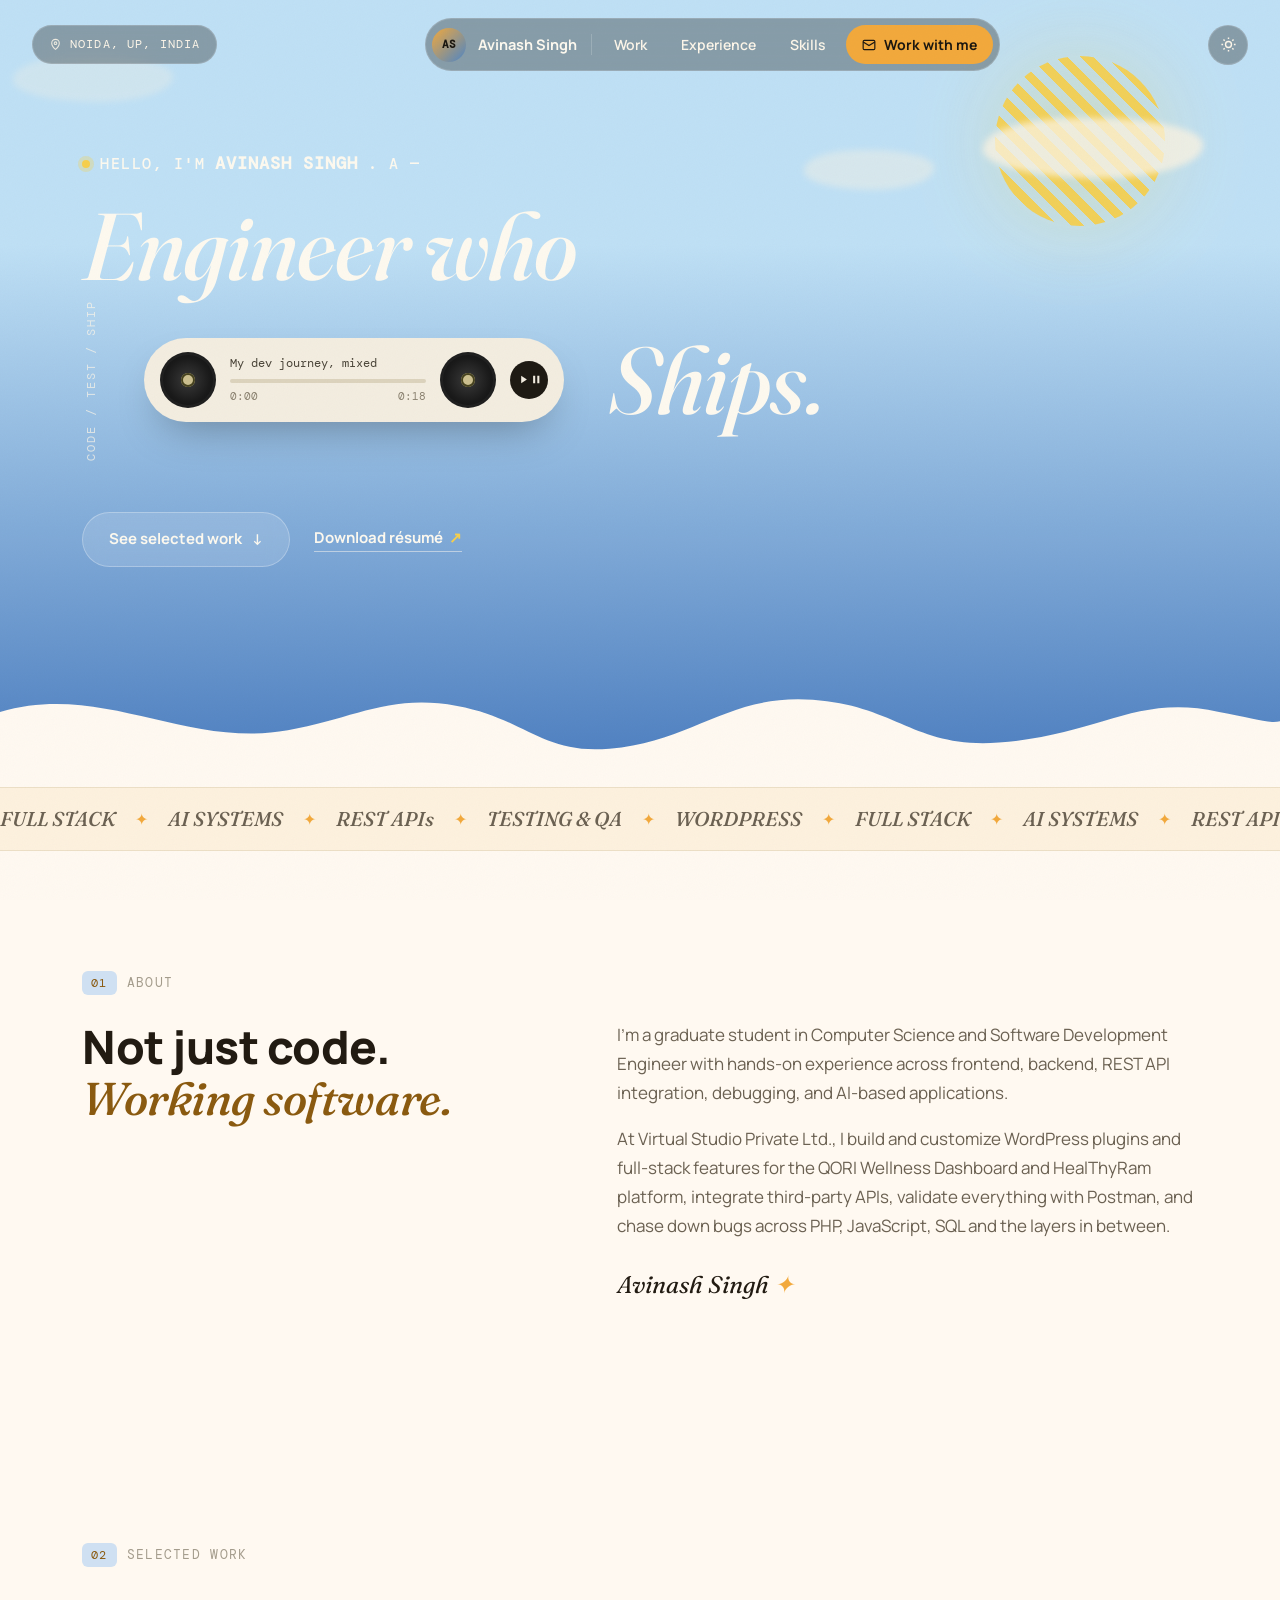
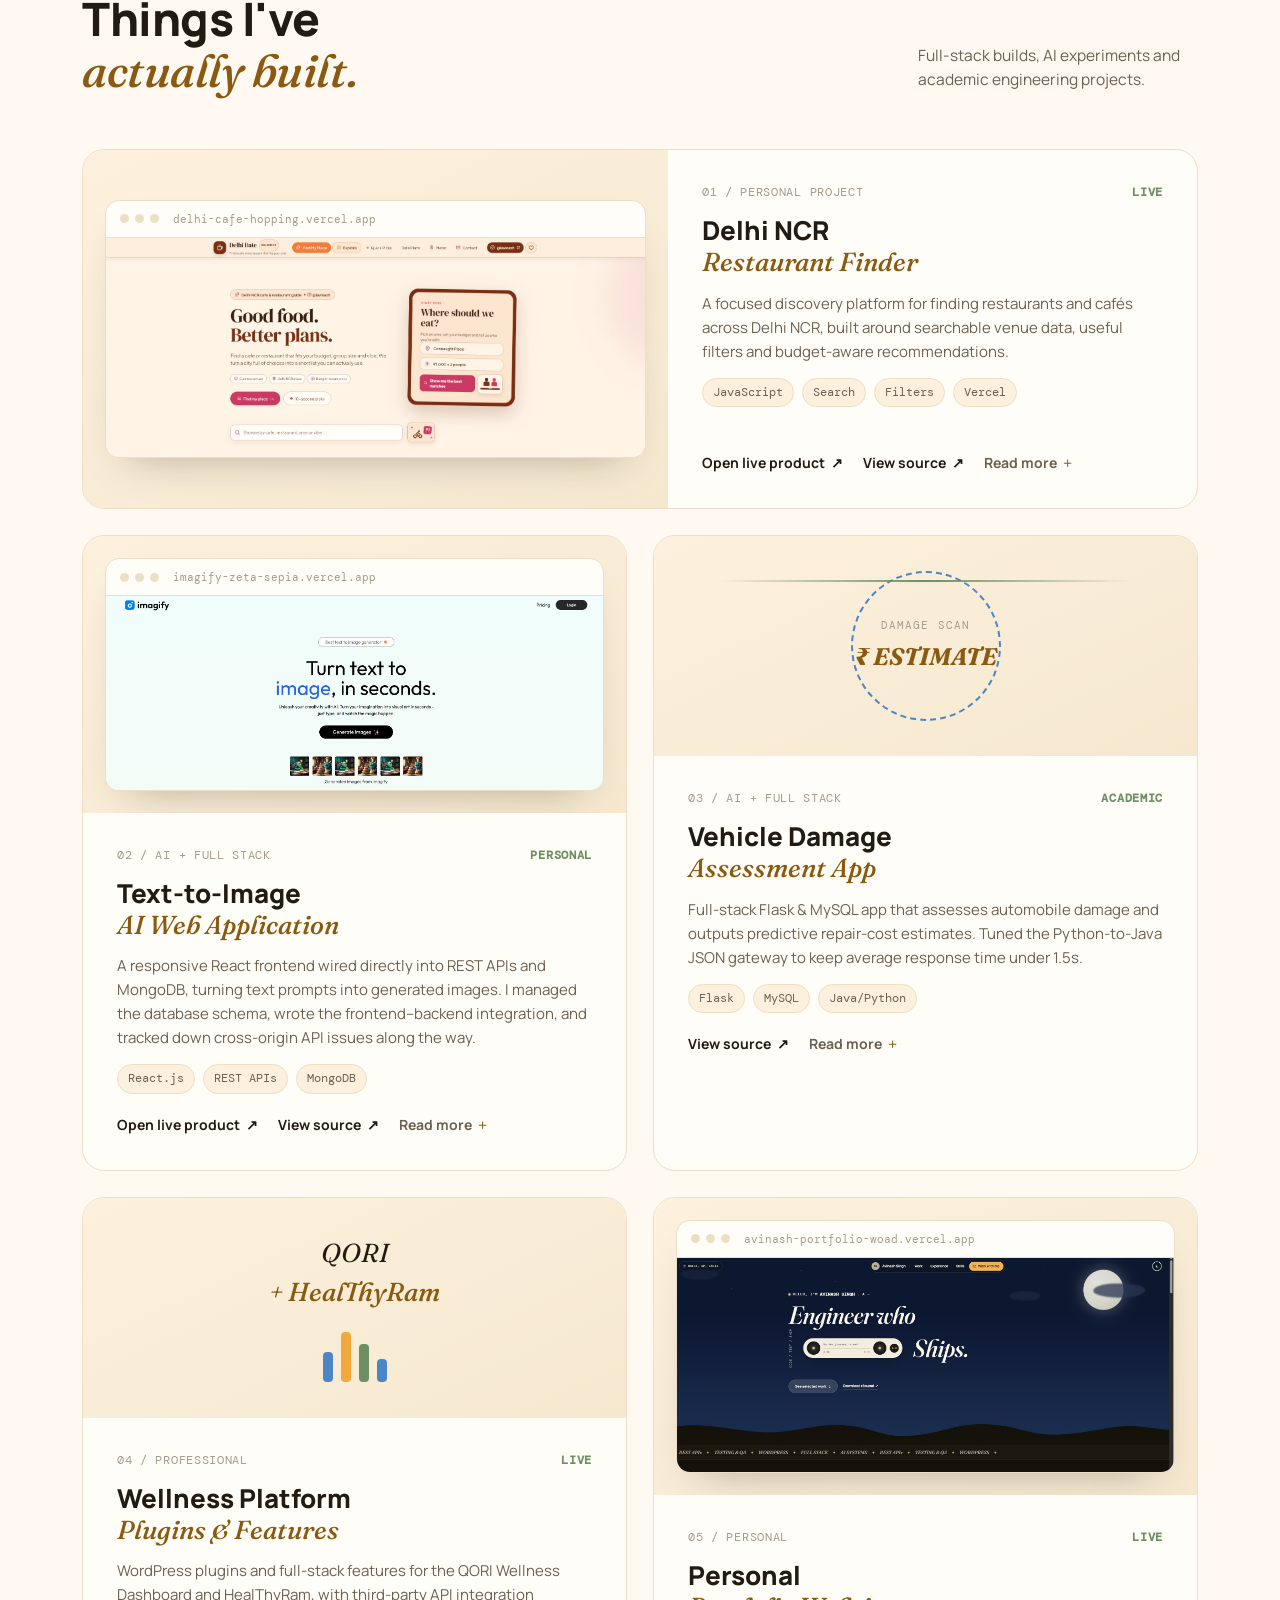
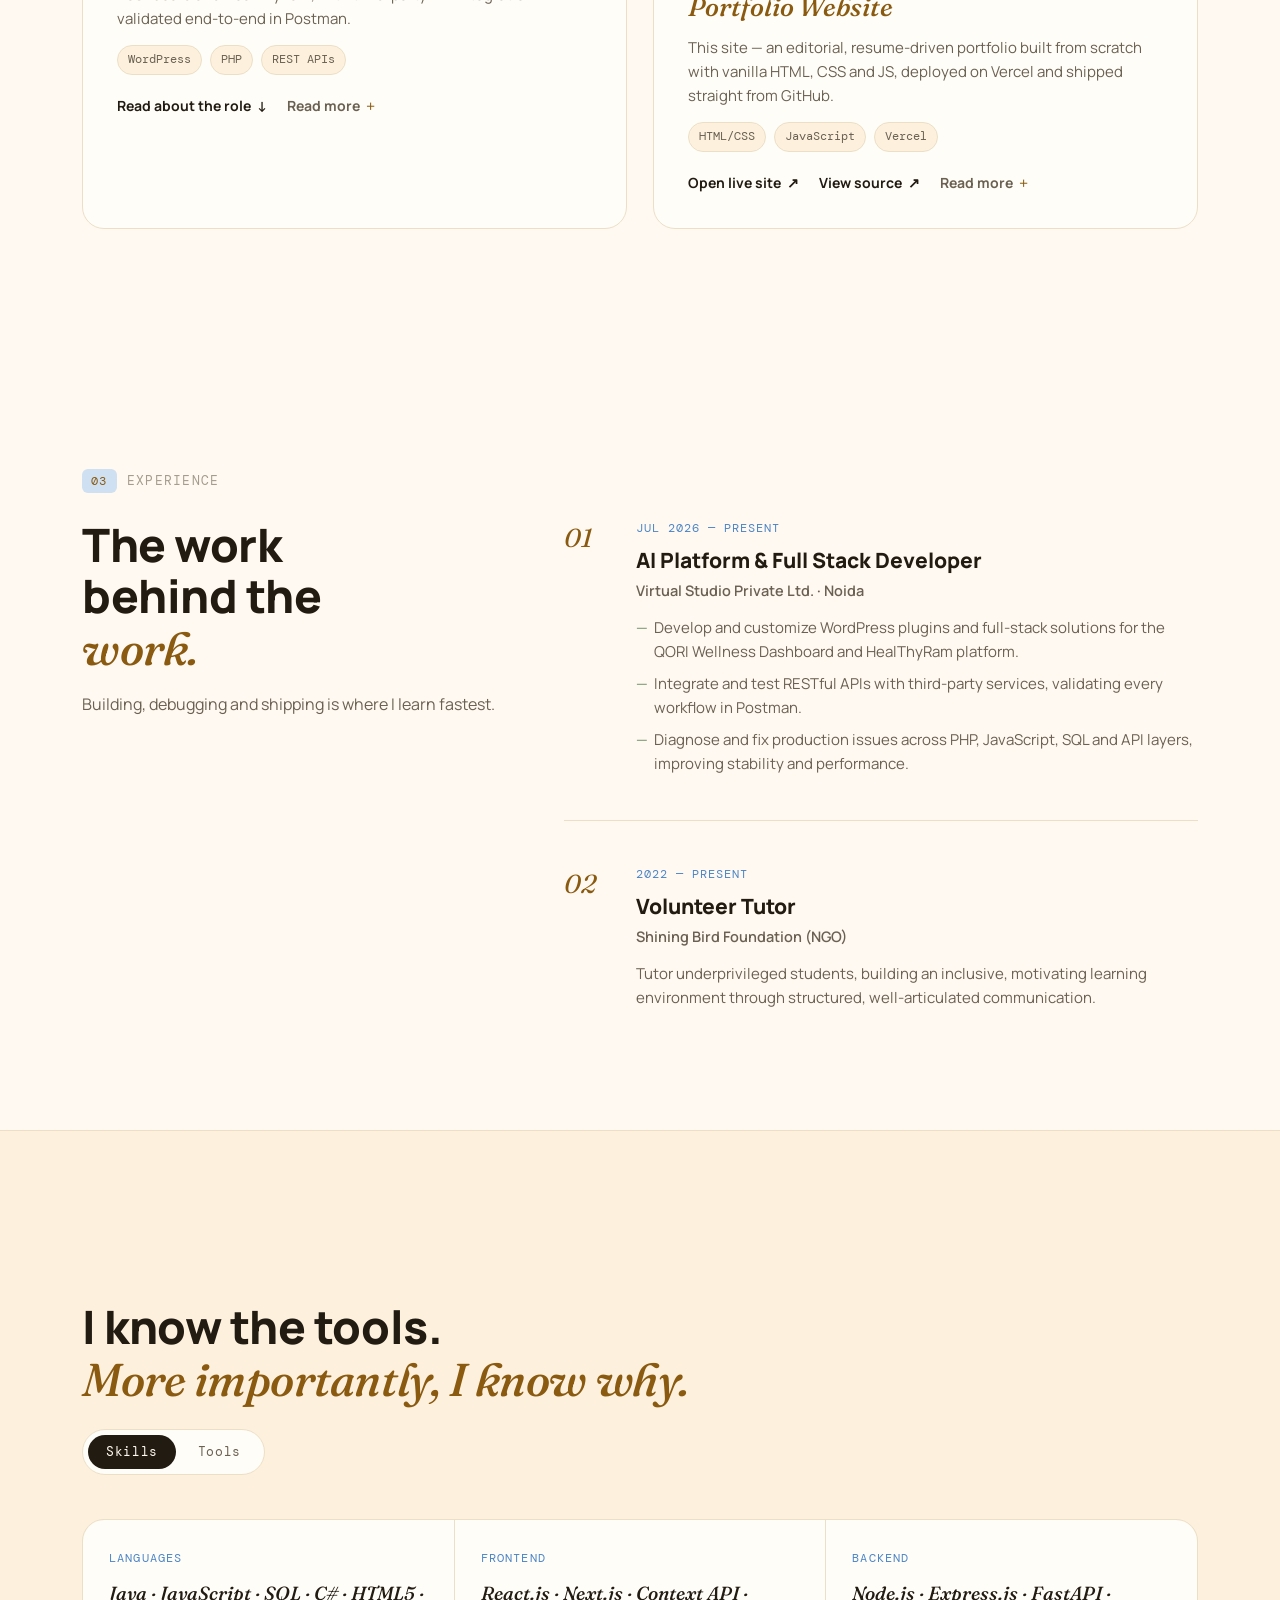
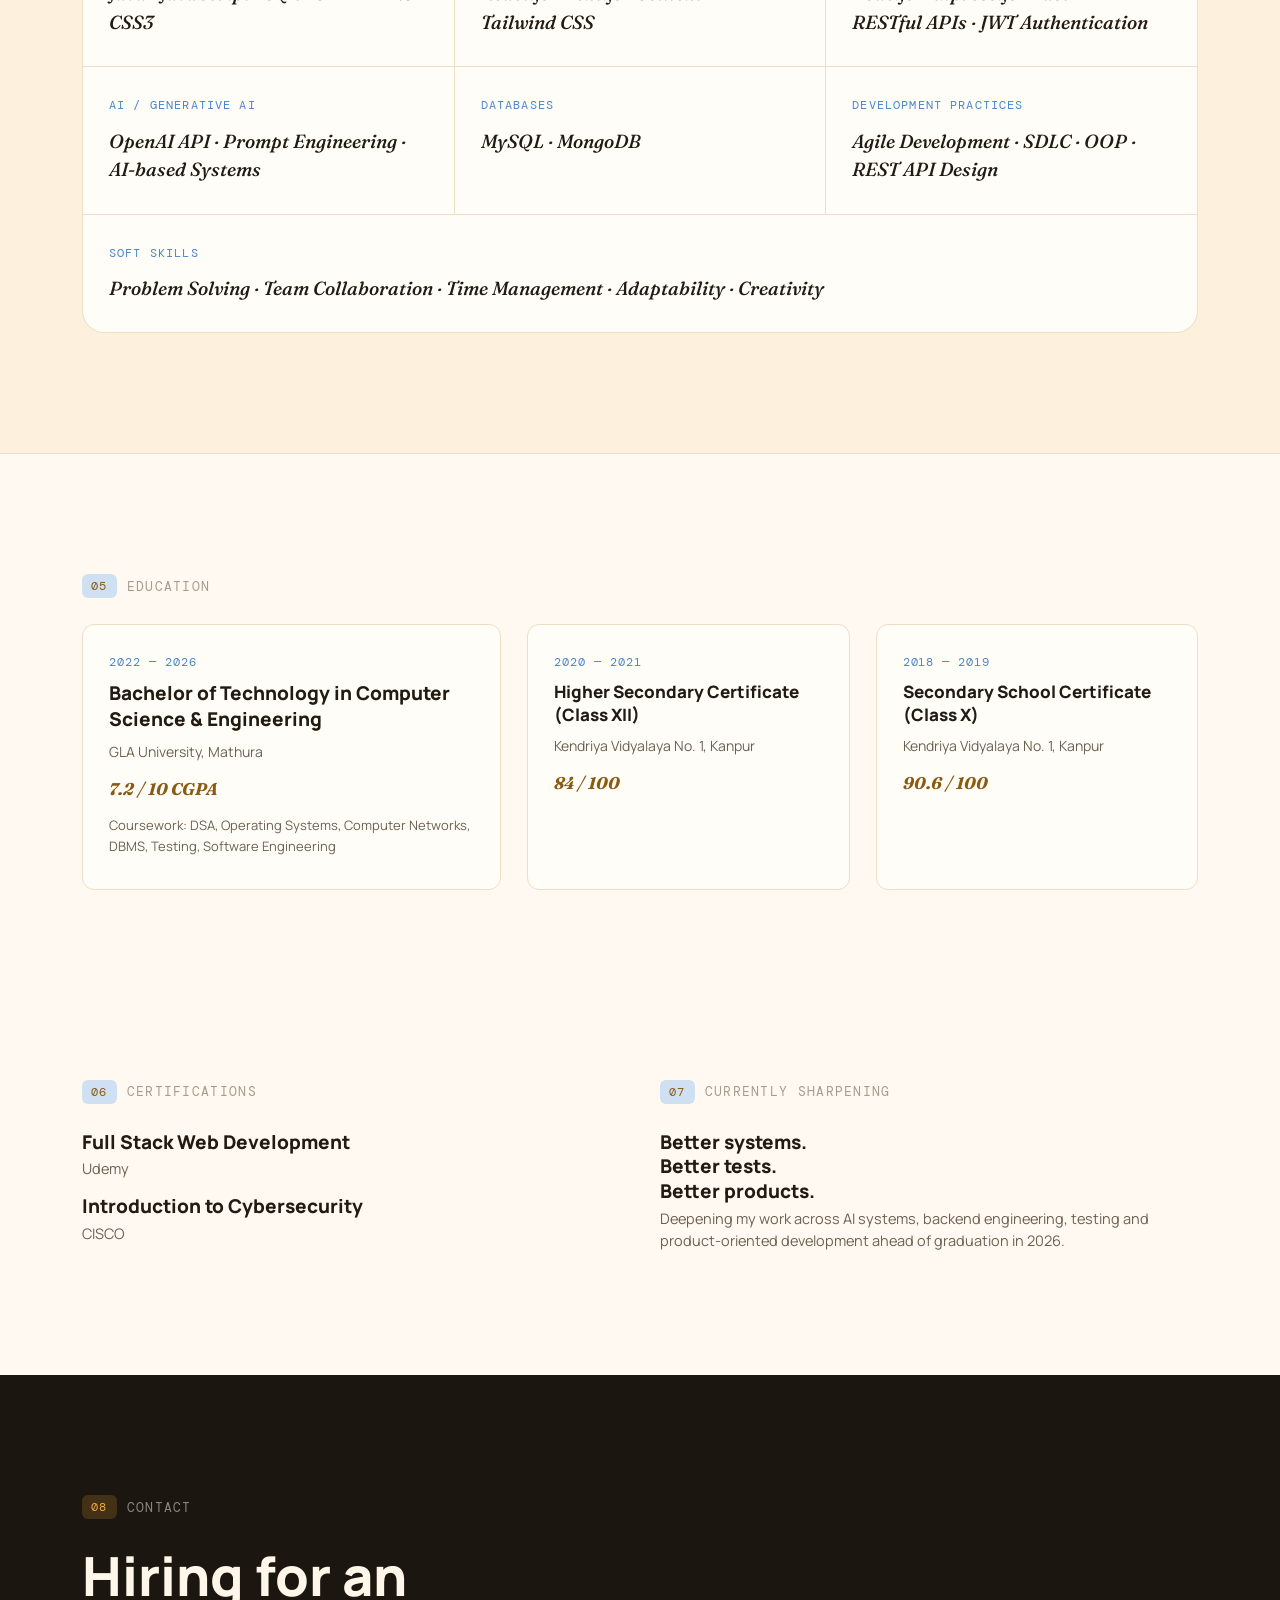
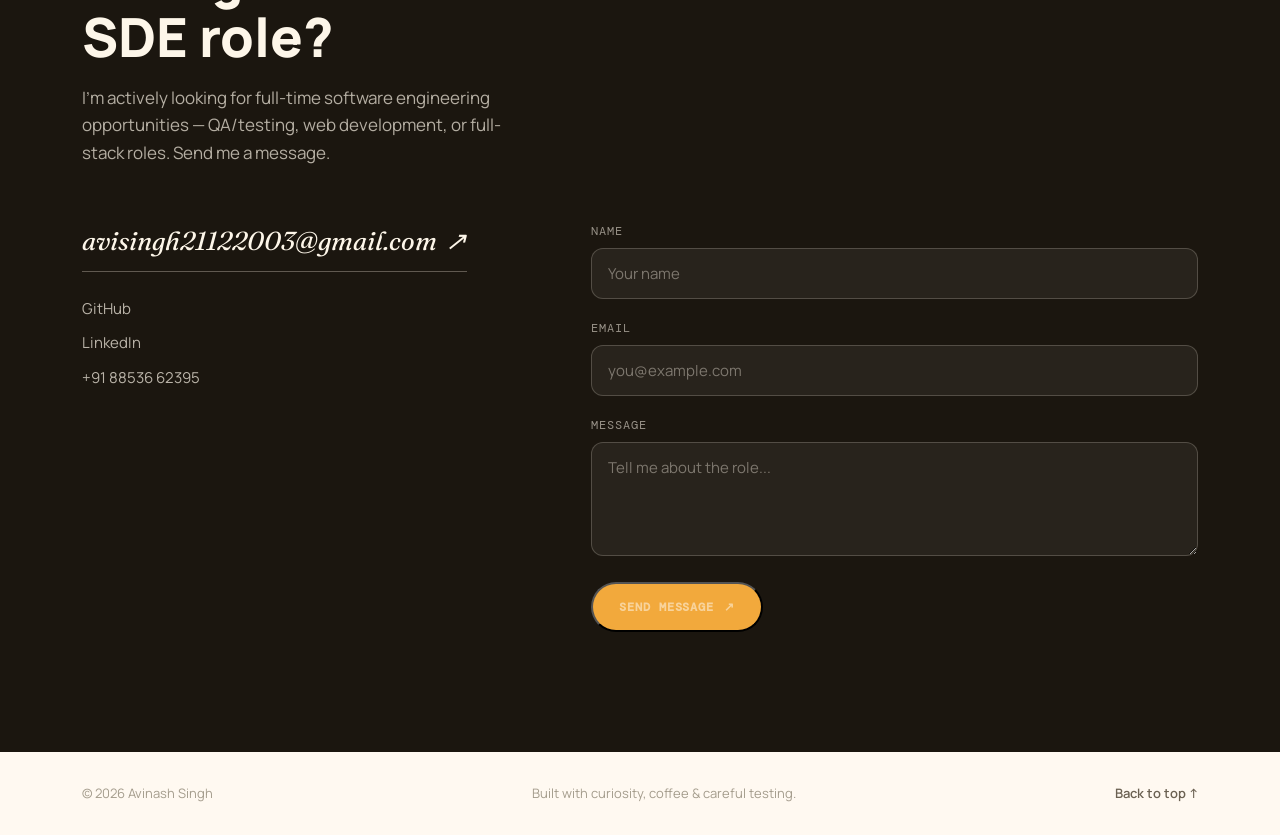
<file: index.html>
<!doctype html>
<html lang="en">
<head>
<meta charset="utf-8">
<meta name="viewport" content="width=device-width,initial-scale=1">
<meta name="theme-color" content="#3d6fa8">
<meta name="description" content="Avinash Singh is a Software Development Engineer building full-stack products, AI-powered applications and reliable, well-tested systems.">
<meta property="og:title" content="Avinash Singh | Software Development Engineer">
<meta property="og:description" content="Full-stack development, AI systems, REST APIs and quality-first engineering.">
<meta property="og:type" content="website">
<title>Avinash Singh | Software Development Engineer</title>
<link rel="preconnect" href="https://fonts.googleapis.com">
<link rel="preconnect" href="https://fonts.gstatic.com" crossorigin>
<link href="https://fonts.googleapis.com/css2?family=Fraunces:ital,opsz,wght@0,9..144,400..600;1,9..144,400..600&family=Manrope:wght@400;500;600;700;800&family=DM+Mono:wght@400;500&display=swap" rel="stylesheet">
<link rel="stylesheet" href="style.css">
<script>
  (function(){
    try{
      var saved = localStorage.getItem('theme');
      var theme = saved || (window.matchMedia('(prefers-color-scheme: dark)').matches ? 'dark' : 'light');
      document.documentElement.setAttribute('data-theme', theme);
    }catch(e){}
  })();
</script>
</head>
<body>

<div class="grain" aria-hidden="true"></div>
<div class="scroll-line" id="progress"></div>

<header class="topbar" id="topbar">
  <div class="topbar-location"><svg width="13" height="13" viewBox="0 0 24 24" fill="none" stroke="currentColor" stroke-width="2"><path d="M12 21s-7-6.1-7-11.5A7 7 0 0 1 19 9.5C19 14.9 12 21 12 21z"/><circle cx="12" cy="9.5" r="2.4"/></svg> NOIDA, UP, INDIA</div>

  <nav class="pill-nav" aria-label="Primary navigation" id="primaryNav">
    <span class="pill-avatar" aria-hidden="true">AS</span>
    <span class="pill-name">Avinash Singh</span>
    <a href="#work">Work</a>
    <a href="#experience">Experience</a>
    <a href="#toolkit">Skills</a>
    <a class="pill-cta" href="#contact"><svg width="14" height="14" viewBox="0 0 24 24" fill="none" stroke="currentColor" stroke-width="2"><rect x="2" y="4" width="20" height="16" rx="2"/><path d="m2 7 10 6 10-6"/></svg> Work with me</a>
  </nav>

  <div class="topbar-actions">
    <button class="nav-toggle" id="navToggle" aria-label="Toggle menu" aria-expanded="false"><span></span><span></span></button>
    <button class="icon-btn" id="themeToggle" aria-label="Toggle dark mode">
      <svg class="icon-sun" width="17" height="17" viewBox="0 0 24 24" fill="none" stroke="currentColor" stroke-width="2"><circle cx="12" cy="12" r="4.2"/><path d="M12 2v2.4M12 19.6V22M4.9 4.9l1.7 1.7M17.4 17.4l1.7 1.7M2 12h2.4M19.6 12H22M4.9 19.1l1.7-1.7M17.4 6.6l1.7-1.7"/></svg>
      <svg class="icon-moon" width="17" height="17" viewBox="0 0 24 24" fill="currentColor"><path d="M20.6 15.3A8.7 8.7 0 0 1 8.7 3.4a8.9 8.9 0 1 0 11.9 11.9z"/></svg>
    </button>
  </div>

  <div class="mobile-menu" id="mobileMenu">
    <a href="#work">Work</a>
    <a href="#experience">Experience</a>
    <a href="#toolkit">Skills</a>
    <a href="#education">Education</a>
    <a href="#contact">Contact</a>
  </div>
</header>

<main id="top">

  <!-- HERO -->
  <section class="hero-sky">
    <div class="hero-sky-bg" aria-hidden="true">
      <div class="sky-stars"></div>
      <div class="sun-moon"></div>
      <div class="cloud cloud-a"></div>
      <div class="cloud cloud-b"></div>
      <div class="cloud cloud-c"></div>
    </div>

    <div class="hero-sky-content wrap">
      <p class="hero-eyebrow reveal"><span class="dot"></span> HELLO, I'M <span class="name">AVINASH SINGH</span>. A —</p>

      <h1 class="hero-sky-title reveal">
        <span class="bounce-word">Engineer</span> <span class="bounce-word">who</span>
      </h1>

      <div class="hero-row-2 reveal">
        <div class="hero-vertical" aria-hidden="true">CODE&nbsp;/&nbsp;TEST&nbsp;/&nbsp;SHIP</div>

        <div class="music-player" id="musicPlayer">
          <span class="disc disc-left" aria-hidden="true"><span class="disc-hole"></span></span>
          <div class="player-mid">
            <span class="player-label">My dev journey, mixed</span>
            <div class="player-bar"><div class="player-progress" id="playerProgress"></div></div>
            <div class="player-times"><span id="playerTime">0:00</span><span>0:18</span></div>
          </div>
          <span class="disc disc-right" aria-hidden="true"><span class="disc-hole"></span></span>
          <button class="play-btn" id="playBtn" aria-label="Play a melody">
            <svg class="icon-play" width="15" height="15" viewBox="0 0 24 24" fill="currentColor"><path d="M8 5v14l11-7z"/></svg>
            <svg class="icon-pause" width="15" height="15" viewBox="0 0 24 24" fill="currentColor" hidden><path d="M6 5h4v14H6zM14 5h4v14h-4z"/></svg>
          </button>
        </div>

        <h1 class="hero-sky-title hero-sky-title-2"><span class="bounce-word">Ships.</span></h1>
      </div>

      <div class="hero-sky-actions reveal">
        <a class="button glass-button" href="#work">See selected work <span>↓</span></a>
        <a class="text-link-light" href="Avinash_singh.docx" download>Download résumé <span>↗</span></a>
      </div>
    </div>

    <svg class="hero-sky-waves" viewBox="0 0 1512 180" preserveAspectRatio="none" aria-hidden="true">
      <path d="M0,90 C120,40 220,150 340,120 C420,100 460,60 540,80 C620,100 640,160 720,150 C820,138 860,60 960,70 C1060,80 1080,150 1180,140 C1300,128 1340,60 1440,90 C1480,100 1500,110 1512,105 L1512,180 L0,180 Z"/>
    </svg>
  </section>

  <!-- TICKER -->
  <section class="ticker" aria-label="Focus areas">
    <div class="ticker-track">
      <span>FULL STACK</span><b>✦</b><span>AI SYSTEMS</span><b>✦</b><span>REST APIs</span><b>✦</b><span>TESTING &amp; QA</span><b>✦</b><span>WORDPRESS</span><b>✦</b>
      <span>FULL STACK</span><b>✦</b><span>AI SYSTEMS</span><b>✦</b><span>REST APIs</span><b>✦</b><span>TESTING &amp; QA</span><b>✦</b><span>WORDPRESS</span><b>✦</b>
    </div>
  </section>

  <!-- ABOUT -->
  <section class="section wrap intro" id="about">
    <div class="section-label reveal"><span>01</span> About</div>
    <div class="intro-grid">
      <h2 class="section-title reveal">Not just code.<br><i>Working software.</i></h2>
      <div class="intro-text reveal">
        <p>I'm a graduate student in Computer Science and Software Development Engineer with hands-on experience across frontend, backend, REST API integration, debugging, and AI-based applications.</p>
        <p>At Virtual Studio Private Ltd., I build and customize WordPress plugins and full-stack features for the QORI Wellness Dashboard and HealThyRam platform, integrate third-party APIs, validate everything with Postman, and chase down bugs across PHP, JavaScript, SQL and the layers in between.</p>
        <div class="signature">Avinash Singh <span>✦</span></div>
      </div>
    </div>
  </section>

  <!-- WORK -->
  <section class="section work wrap" id="work">
    <div class="section-heading reveal">
      <div><div class="section-label"><span>02</span> Selected work</div><h2 class="section-title">Things I've<br><i>actually built.</i></h2></div>
      <p>Full-stack builds, AI experiments and academic engineering projects.</p>
    </div>

    <article class="case-study case-main reveal" data-project="delhi-ncr">
      <div class="case-visual screenshot-visual">
        <div class="shot-browser">
          <div class="shot-bar"><span></span><span></span><span></span><b>delhi-cafe-hopping.vercel.app</b></div>
          <img src="assets/delhi-ncr.jpg" alt="Delhi Date — Delhi NCR restaurant finder homepage" loading="lazy">
        </div>
      </div>
      <div class="case-content">
        <div class="case-meta"><span>01 / PERSONAL PROJECT</span><span>LIVE</span></div>
        <h3>Delhi NCR<br><i>Restaurant Finder</i></h3>
        <p>A focused discovery platform for finding restaurants and cafés across Delhi NCR, built around searchable venue data, useful filters and budget-aware recommendations.</p>
        <div class="tags"><span>JavaScript</span><span>Search</span><span>Filters</span><span>Vercel</span></div>
        <div class="case-links"><a href="https://delhi-cafe-hopping.vercel.app/" target="_blank" rel="noreferrer">Open live product <b>↗</b></a><a href="https://github.com/iavinaxh/delhi-cafe-hopping" target="_blank" rel="noreferrer">View source <b>↗</b></a><button class="read-more" type="button">Read more <b>+</b></button></div>
      </div>
    </article>

    <div class="project-grid">
      <article class="case-study case-small reveal" data-project="text-to-image">
        <div class="case-visual screenshot-visual">
          <div class="shot-browser">
            <div class="shot-bar"><span></span><span></span><span></span><b>imagify-zeta-sepia.vercel.app</b></div>
            <img src="assets/text-to-image.jpg" alt="Imagify — AI text to image generator homepage" loading="lazy">
          </div>
        </div>
        <div class="case-content">
          <div class="case-meta"><span>02 / AI + FULL STACK</span><span>PERSONAL</span></div>
          <h3>Text-to-Image<br><i>AI Web Application</i></h3>
          <p>A responsive React frontend wired directly into REST APIs and MongoDB, turning text prompts into generated images. I managed the database schema, wrote the frontend–backend integration, and tracked down cross-origin API issues along the way.</p>
          <div class="tags"><span>React.js</span><span>REST APIs</span><span>MongoDB</span></div>
          <div class="case-links"><a href="https://imagify-zeta-sepia.vercel.app/" target="_blank" rel="noreferrer">Open live product <b>↗</b></a><a href="https://github.com/iavinaxh/Text_to_image_generator" target="_blank" rel="noreferrer">View source <b>↗</b></a><button class="read-more" type="button">Read more <b>+</b></button></div>
        </div>
      </article>

      <article class="case-study case-small reveal" data-project="vehicle-damage">
        <div class="case-visual damage-visual">
          <div class="scan-ring"></div>
          <div class="scan-copy"><span>DAMAGE SCAN</span><strong>₹ ESTIMATE</strong></div>
          <div class="scan-line"></div>
        </div>
        <div class="case-content">
          <div class="case-meta"><span>03 / AI + FULL STACK</span><span>ACADEMIC</span></div>
          <h3>Vehicle Damage<br><i>Assessment App</i></h3>
          <p>Full-stack Flask &amp; MySQL app that assesses automobile damage and outputs predictive repair-cost estimates. Tuned the Python-to-Java JSON gateway to keep average response time under 1.5s.</p>
          <div class="tags"><span>Flask</span><span>MySQL</span><span>Java/Python</span></div>
          <div class="case-links"><a href="https://github.com/iavinaxh/Vehicle_damage_detection" target="_blank" rel="noreferrer">View source <b>↗</b></a><button class="read-more" type="button">Read more <b>+</b></button></div>
        </div>
      </article>

      <article class="case-study case-small reveal" data-project="wellness">
        <div class="case-visual work-visual">
          <div class="work-copy">QORI<br><i>+ HealThyRam</i></div>
          <div class="work-bars"><span></span><span></span><span></span><span></span></div>
        </div>
        <div class="case-content">
          <div class="case-meta"><span>04 / PROFESSIONAL</span><span>LIVE</span></div>
          <h3>Wellness Platform<br><i>Plugins &amp; Features</i></h3>
          <p>WordPress plugins and full-stack features for the QORI Wellness Dashboard and HealThyRam, with third-party API integration validated end-to-end in Postman.</p>
          <div class="tags"><span>WordPress</span><span>PHP</span><span>REST APIs</span></div>
          <div class="case-links"><a href="#experience">Read about the role <b>↓</b></a><button class="read-more" type="button">Read more <b>+</b></button></div>
        </div>
      </article>

      <article class="case-study case-small reveal" data-project="portfolio">
        <div class="case-visual screenshot-visual">
          <div class="shot-browser">
            <div class="shot-bar"><span></span><span></span><span></span><b>avinash-portfolio-woad.vercel.app</b></div>
            <img src="assets/portfolio-shot.jpg" alt="Avinash Singh portfolio site homepage" loading="lazy">
          </div>
        </div>
        <div class="case-content">
          <div class="case-meta"><span>05 / PERSONAL</span><span>LIVE</span></div>
          <h3>Personal<br><i>Portfolio Website</i></h3>
          <p>This site — an editorial, resume-driven portfolio built from scratch with vanilla HTML, CSS and JS, deployed on Vercel and shipped straight from GitHub.</p>
          <div class="tags"><span>HTML/CSS</span><span>JavaScript</span><span>Vercel</span></div>
          <div class="case-links"><a href="https://avinash-portfolio-woad.vercel.app/" target="_blank" rel="noreferrer">Open live site <b>↗</b></a><a href="https://github.com/iavinaxh/Portfolio" target="_blank" rel="noreferrer">View source <b>↗</b></a><button class="read-more" type="button">Read more <b>+</b></button></div>
        </div>
      </article>
    </div>
  </section>

  <!-- PROJECT MODAL -->
  <div class="project-modal" id="projectModal" aria-hidden="true">
    <div class="project-modal-backdrop" data-close></div>
    <div class="project-modal-panel" role="dialog" aria-modal="true" aria-labelledby="modalTitle">
      <button class="project-modal-close" data-close aria-label="Close">
        <svg width="16" height="16" viewBox="0 0 24 24" fill="none" stroke="currentColor" stroke-width="2"><path d="M6 6l12 12M18 6L6 18"/></svg>
      </button>
      <div class="project-modal-meta" id="modalMeta"></div>
      <h3 id="modalTitle"></h3>
      <p id="modalBody"></p>
      <div class="tags" id="modalTags"></div>
      <div class="case-links" id="modalLinks"></div>
    </div>
  </div>

  <!-- EXPERIENCE -->
  <section class="section experience wrap" id="experience">
    <div class="section-label reveal"><span>03</span> Experience</div>
    <div class="experience-grid">
      <div class="experience-lead reveal">
        <h2 class="section-title">The work<br>behind the<br><i>work.</i></h2>
        <p>Building, debugging and shipping is where I learn fastest.</p>
      </div>
      <div class="timeline">
        <article class="timeline-item reveal">
          <div class="timeline-number">01</div>
          <div>
            <div class="date">JUL 2026 — PRESENT</div>
            <h3>AI Platform &amp; Full Stack Developer</h3>
            <h4>Virtual Studio Private Ltd. · Noida</h4>
            <ul>
              <li>Develop and customize WordPress plugins and full-stack solutions for the QORI Wellness Dashboard and HealThyRam platform.</li>
              <li>Integrate and test RESTful APIs with third-party services, validating every workflow in Postman.</li>
              <li>Diagnose and fix production issues across PHP, JavaScript, SQL and API layers, improving stability and performance.</li>
            </ul>
          </div>
        </article>
        <article class="timeline-item reveal">
          <div class="timeline-number">02</div>
          <div>
            <div class="date">2022 — PRESENT</div>
            <h3>Volunteer Tutor</h3>
            <h4>Shining Bird Foundation (NGO)</h4>
            <p>Tutor underprivileged students, building an inclusive, motivating learning environment through structured, well-articulated communication.</p>
          </div>
        </article>
      </div>
    </div>
  </section>

  <!-- SKILLS / TOOLS -->
  <section class="section toolkit" id="toolkit">
    <div class="wrap">
      <div class="section-label reveal"><span>04</span> Skills &amp; Tools</div>
      <div class="toolkit-head reveal">
        <h2 class="section-title">I know the tools.<br><i>More importantly, I know why.</i></h2>
        <div class="skills-toggle reveal" role="tablist" aria-label="Skills or tools">
          <button class="toggle-btn is-active" id="skillsTabBtn" role="tab" aria-selected="true" aria-controls="skillsPanel">Skills</button>
          <button class="toggle-btn" id="toolsTabBtn" role="tab" aria-selected="false" aria-controls="toolsPanel">Tools</button>
        </div>
      </div>

      <div class="tool-grid reveal" id="skillsPanel" role="tabpanel" aria-labelledby="skillsTabBtn">
        <div><span>LANGUAGES</span><strong>Java · JavaScript · SQL · C# · HTML5 · CSS3</strong></div>
        <div><span>FRONTEND</span><strong>React.js · Next.js · Context API · Tailwind CSS</strong></div>
        <div><span>BACKEND</span><strong>Node.js · Express.js · FastAPI · RESTful APIs · JWT Authentication</strong></div>
        <div><span>AI / GENERATIVE AI</span><strong>OpenAI API · Prompt Engineering · AI-based Systems</strong></div>
        <div><span>DATABASES</span><strong>MySQL · MongoDB</strong></div>
        <div><span>DEVELOPMENT PRACTICES</span><strong>Agile Development · SDLC · OOP · REST API Design</strong></div>
        <div><span>SOFT SKILLS</span><strong>Problem Solving · Team Collaboration · Time Management · Adaptability · Creativity</strong></div>
      </div>

      <div class="tool-grid reveal" id="toolsPanel" role="tabpanel" aria-labelledby="toolsTabBtn" hidden>
        <div><span>TESTING &amp; QA</span><strong>API Testing (Postman) · Functional Testing · Unit Testing (Jest) · Integration Testing · Selenium</strong></div>
        <div><span>TOOLS &amp; TECHNOLOGIES</span><strong>Git · GitHub · Postman · Vercel · VS Code · Razorpay</strong></div>
      </div>
    </div>
  </section>

  <!-- EDUCATION -->
  <section class="section education wrap" id="education">
    <div class="section-label reveal"><span>05</span> Education</div>
    <div class="education-row">
      <div class="edu-item edu-main reveal">
        <div class="date">2022 — 2026</div>
        <h3>Bachelor of Technology in Computer Science &amp; Engineering</h3>
        <p>GLA University, Mathura</p>
        <b>7.2 / 10 CGPA</b>
        <p class="detail-note">Coursework: DSA, Operating Systems, Computer Networks, DBMS, Testing, Software Engineering</p>
      </div>
      <div class="edu-item reveal">
        <div class="date">2020 — 2021</div>
        <h3>Higher Secondary Certificate (Class XII)</h3>
        <p>Kendriya Vidyalaya No. 1, Kanpur</p>
        <b>84 / 100</b>
      </div>
      <div class="edu-item reveal">
        <div class="date">2018 — 2019</div>
        <h3>Secondary School Certificate (Class X)</h3>
        <p>Kendriya Vidyalaya No. 1, Kanpur</p>
        <b>90.6 / 100</b>
      </div>
    </div>
  </section>

  <!-- DETAILS -->
  <section class="section details wrap">
    <div class="details-grid details-grid-2">
      <div class="detail reveal">
        <div class="section-label"><span>06</span> Certifications</div>
        <h3>Full Stack Web Development</h3>
        <p>Udemy</p>
        <h3>Introduction to Cybersecurity</h3>
        <p>CISCO</p>
      </div>
      <div class="detail reveal">
        <div class="section-label"><span>07</span> Currently sharpening</div>
        <h3>Better systems.<br>Better tests.<br>Better products.</h3>
        <p>Deepening my work across AI systems, backend engineering, testing and product-oriented development ahead of graduation in 2026.</p>
      </div>
    </div>
  </section>

  <!-- CONTACT -->
  <section class="contact-section" id="contact">
    <div class="wrap contact-wrap">
      <div class="section-label reveal"><span>08</span> Contact</div>
      <div class="contact-head reveal">
        <h2>Hiring for an<br>SDE role?</h2>
        <p>I'm actively looking for full-time software engineering opportunities — QA/testing, web development, or full-stack roles. Send me a message.</p>
      </div>
      <div class="contact-grid">
        <div class="contact-info reveal">
          <a class="email" href="mailto:avisingh21122003@gmail.com">avisingh21122003@gmail.com <span>↗</span></a>
          <div class="socials">
            <a href="https://github.com/iavinaxh" target="_blank" rel="noreferrer">GitHub</a>
            <a href="https://www.linkedin.com/in/avinash-singh-232522254" target="_blank" rel="noreferrer">LinkedIn</a>
            <a href="tel:+918853662395">+91 88536 62395</a>
          </div>
        </div>
        <form id="contact-form" class="contact-form" action="https://formsubmit.co/avisingh21122003@gmail.com" method="POST">
          <input type="hidden" name="_subject" value="New portfolio contact from Avinash Singh's site">
          <input type="hidden" name="_captcha" value="false">
          <input type="hidden" name="_template" value="table">
          <input type="text" name="_honey" class="hidden-field" tabindex="-1" autocomplete="off">
          <label><span>Name</span><input name="name" type="text" required placeholder="Your name"></label>
          <label><span>Email</span><input name="email" type="email" required placeholder="you@example.com"></label>
          <label><span>Message</span><textarea name="message" rows="4" required placeholder="Tell me about the role..."></textarea></label>
          <div class="form-row">
            <button class="button button-dark" type="submit"><span id="submit-label">Send message</span><span>↗</span></button>
            <div class="form-status" id="form-status" role="status"></div>
          </div>
        </form>
      </div>
    </div>
  </section>

</main>

<footer class="footer wrap">
  <div>© 2026 Avinash Singh</div>
  <div>Built with curiosity, coffee &amp; careful testing.</div>
  <a href="#top">Back to top ↑</a>
</footer>

<script src="script.js"></script>
</body>
</html>
</file>
<file: style.css>
/* ============================================================
   Avinash Singh — Portfolio
   Design tokens
   ============================================================ */
:root{
  --cream:      #fff9f1;
  --cream-2:    #fdf1de;
  --cream-rgb:  255,249,241;
  --card:       #fffdf8;
  --ink:        #221b12;
  --ink-rgb:    34,27,18;
  --ink-soft:   #6b6152;
  --ink-faint:  #a49c8c;
  --line:       #ecdfc6;
  --gold:       #f2a93c;
  --gold-ink:   #8a5a10;
  --sky:        #4d86c7;
  --sky-soft:   #cfe0f2;
  --sage:       #6e8f63;
  --sage-soft:  #dbe7d3;

  /* fixed-contrast surface — always dark w/ light text, both themes */
  --contrast-bg:   #1b160f;
  --contrast-text: #fdf6e9;

  /* hero sky (day) */
  --sky-top:    #bfe0f5;
  --sky-bottom: #4d7fc0;
  --sun-color:  #f6cf4c;
  --cloud-color: #fbf3e2;

  --serif: 'Fraunces', 'Georgia', serif;
  --sans: 'Manrope', 'Segoe UI', sans-serif;
  --mono: 'DM Mono', 'Courier New', monospace;

  --wrap: 1180px;
  --radius: 22px;
  --radius-sm: 12px;
  --ease: cubic-bezier(.22,.78,.28,1);

  color-scheme: light;
}

[data-theme="dark"]{
  --cream:      #15120c;
  --cream-2:    #1c1811;
  --cream-rgb:  21,18,12;
  --card:       #1e1a13;
  --ink:        #f6ecd9;
  --ink-rgb:    246,236,217;
  --ink-soft:   #c3b8a4;
  --ink-faint:  #7c7364;
  --line:       #332c20;
  --gold:       #f2b355;
  --gold-ink:   #f6cf82;
  --sky:        #7fb0e8;
  --sky-soft:   #23334a;
  --sage:       #8fb082;
  --sage-soft:  #253322;

  /* hero sky (night) */
  --sky-top:    #0c1730;
  --sky-bottom: #1c2f52;
  --sun-color:  #e8e6d8;
  --cloud-color: #2a3652;

  color-scheme: dark;
}

*{ box-sizing:border-box; }
html{ scroll-behavior:smooth; }
@media (prefers-reduced-motion: reduce){
  html{ scroll-behavior:auto; }
  *{ animation-duration:.001ms !important; animation-iteration-count:1 !important; transition-duration:.001ms !important; scroll-behavior:auto !important; }
}

body{
  margin:0;
  background:var(--cream);
  color:var(--ink);
  font-family:var(--sans);
  font-size:16px;
  line-height:1.5;
  -webkit-font-smoothing:antialiased;
  overflow-x:hidden;
  transition:background .4s ease, color .4s ease;
}

img,svg{ display:block; max-width:100%; }
a{ color:inherit; text-decoration:none; }
ul{ margin:0; padding:0; list-style:none; }
h1,h2,h3,h4,p{ margin:0; }
i{ font-family:var(--serif); font-style:italic; font-weight:500; color:var(--gold-ink); }

.wrap{ width:100%; max-width:var(--wrap); margin:0 auto; padding:0 32px; }

/* grain texture */
.grain{
  position:fixed; inset:0; pointer-events:none; z-index:200; opacity:.035; mix-blend-mode:multiply;
  background-image:url("data:image/svg+xml,%3Csvg xmlns='http://www.w3.org/2000/svg' width='120' height='120'%3E%3Cfilter id='n'%3E%3CfeTurbulence type='fractalNoise' baseFrequency='0.9' numOctaves='2' stitchTiles='stitch'/%3E%3C/filter%3E%3Crect width='100%25' height='100%25' filter='url(%23n)'/%3E%3C/svg%3E");
}

.scroll-line{
  position:fixed; top:0; left:0; height:3px; width:0%; z-index:210;
  background:linear-gradient(90deg,var(--gold),var(--sky));
  transition:width .1s linear;
}

/* ============================================================
   TOPBAR — floating glass pill nav (matches front-page reference)
   ============================================================ */
.topbar{
  position:fixed; top:18px; left:0; right:0; z-index:150;
  display:flex; align-items:center; justify-content:space-between;
  padding:0 32px;
}
.topbar-location{
  display:inline-flex; align-items:center; gap:8px;
  background:rgba(20,17,12,.32); backdrop-filter:blur(14px); -webkit-backdrop-filter:blur(14px);
  border:1px solid rgba(255,255,255,.16);
  color:#fdf6e9; padding:10px 16px; border-radius:999px;
  font-family:var(--mono); font-size:11.5px; letter-spacing:.1em;
  transition:background .3s ease, box-shadow .3s ease, transform .3s ease;
}
.topbar-location svg{ opacity:.85; }

.pill-nav{
  display:flex; align-items:center; gap:6px;
  background:rgba(20,17,12,.32); backdrop-filter:blur(16px); -webkit-backdrop-filter:blur(16px);
  border:1px solid rgba(255,255,255,.16);
  border-radius:999px; padding:6px; padding-left:6px;
}
.pill-avatar{
  width:34px; height:34px; border-radius:50%; display:flex; align-items:center; justify-content:center;
  background:linear-gradient(135deg,var(--gold),var(--sky)); color:#1b1710; font-family:var(--mono);
  font-size:11px; font-weight:700; margin-right:4px; flex:0 0 auto;
}
.pill-name{
  color:#fdf9ef; font-weight:700; font-size:14.5px; padding:0 14px 0 2px; white-space:nowrap;
  border-right:1px solid rgba(255,255,255,.18); margin-right:2px;
}
.pill-nav a{
  color:#fdf6e9; font-weight:600; font-size:14px; padding:9px 14px; border-radius:999px;
  transition:background .25s var(--ease), backdrop-filter .25s ease, transform .25s var(--ease);
}
.pill-nav a:not(.pill-cta):hover{
  background:rgba(255,255,255,.14); backdrop-filter:blur(6px); transform:translateY(-1px);
}
.pill-cta{
  display:inline-flex; align-items:center; gap:8px;
  background:var(--gold); color:#1b1710 !important; font-weight:700 !important;
  padding:9px 16px !important;
}
.pill-cta:hover{
  background:rgba(242,169,60,.78); backdrop-filter:blur(8px);
  box-shadow:0 10px 24px -10px rgba(242,169,60,.6); transform:translateY(-2px);
}

.topbar-actions{ display:flex; align-items:center; gap:10px; }
.icon-btn{
  width:40px; height:40px; border-radius:50%; display:flex; align-items:center; justify-content:center;
  background:rgba(20,17,12,.32); backdrop-filter:blur(14px); -webkit-backdrop-filter:blur(14px);
  border:1px solid rgba(255,255,255,.16); color:#fdf6e9; cursor:pointer;
  transition:background .3s ease, transform .3s ease, box-shadow .3s ease;
}
.icon-btn:hover{ background:rgba(255,255,255,.16); transform:translateY(-2px); box-shadow:0 10px 22px -10px rgba(0,0,0,.35); }
.icon-btn .icon-moon{ display:none; }
[data-theme="dark"] .icon-btn .icon-sun{ display:none; }
[data-theme="dark"] .icon-btn .icon-moon{ display:block; }

.nav-toggle{ display:none; flex-direction:column; gap:5px; background:none; border:0; cursor:pointer; padding:6px; }
.nav-toggle span{ width:20px; height:2px; background:#fdf6e9; border-radius:2px; }

.mobile-menu{
  display:none; position:fixed; top:72px; right:16px; left:16px; z-index:149;
  background:rgba(20,17,12,.92); backdrop-filter:blur(18px); border:1px solid rgba(255,255,255,.14);
  border-radius:18px; padding:12px; flex-direction:column; gap:2px;
  transform:translateY(-14px); opacity:0; pointer-events:none; transition:all .25s var(--ease);
}
.mobile-menu.open{ transform:translateY(0); opacity:1; pointer-events:auto; }
.mobile-menu a{ color:#fdf6e9; font-weight:600; padding:12px 10px; border-radius:10px; }
.mobile-menu a:hover{ background:rgba(255,255,255,.08); }

/* ============================================================
   HERO SKY — front page
   ============================================================ */
.hero-sky{
  position:relative; overflow:hidden; isolation:isolate;
  padding:150px 0 0;
  background:linear-gradient(180deg, var(--sky-top) 0%, var(--sky-top) 32%, var(--sky-bottom) 100%);
  color:#fdf6e9;
  transition:background 1s ease;
}
.hero-sky-bg{ position:absolute; inset:0; z-index:0; overflow:hidden; }

.sky-stars{
  position:absolute; inset:0; opacity:0; transition:opacity 1s ease;
  background-image:
    radial-gradient(1.5px 1.5px at 12% 18%, #fff, transparent),
    radial-gradient(1.5px 1.5px at 26% 8%, #fff, transparent),
    radial-gradient(1px 1px at 40% 22%, #fff, transparent),
    radial-gradient(1.5px 1.5px at 60% 12%, #fff, transparent),
    radial-gradient(1px 1px at 75% 6%, #fff, transparent),
    radial-gradient(1.5px 1.5px at 85% 20%, #fff, transparent),
    radial-gradient(1px 1px at 6% 30%, #fff, transparent),
    radial-gradient(1.5px 1.5px at 33% 14%, #fff, transparent),
    radial-gradient(1px 1px at 92% 10%, #fff, transparent);
}
[data-theme="dark"] .sky-stars{ opacity:.8; }

.sun-moon{
  position:absolute; top:56px; right:9%; width:170px; height:170px; border-radius:50%;
  background:repeating-linear-gradient(45deg, var(--sun-color) 0 9px, transparent 9px 18px);
  opacity:.92; filter:drop-shadow(0 0 46px rgba(246,207,76,.55));
  animation:sun-drift 12s ease-in-out infinite;
  transition:background 1s ease, filter 1s ease, opacity 1s ease;
}
[data-theme="dark"] .sun-moon{
  background:radial-gradient(circle at 34% 32%, #f5f3ea, var(--sun-color) 55%, #cfcabb 100%);
  filter:drop-shadow(0 0 34px rgba(232,230,216,.4));
}
@keyframes sun-drift{ 0%,100%{ transform:translate(0,0); } 50%{ transform:translate(-10px,10px); } }

.cloud{
  position:absolute; border-radius:60% 70% 65% 75% / 70% 60% 75% 65%; background:var(--cloud-color); opacity:.75; filter:blur(3px);
  transition:background 1s ease;
}
.cloud-a{ width:220px; height:60px; top:118px; right:6%; animation:cloud-drift 22s ease-in-out infinite; }
.cloud-b{ width:130px; height:40px; top:150px; right:27%; opacity:.4; animation:cloud-drift 26s ease-in-out infinite reverse; }
.cloud-c{ width:160px; height:46px; top:56px; left:1%; opacity:.28; animation:cloud-drift 30s ease-in-out infinite; }
@keyframes cloud-drift{ 0%,100%{ transform:translateX(0); } 50%{ transform:translateX(28px); } }

.hero-sky-content{ position:relative; z-index:2; padding-bottom:70px; }
.hero-eyebrow{
  display:inline-flex; align-items:center; gap:10px; font-family:var(--mono); font-size:15px;
  letter-spacing:.1em; color:#fdf9ef; opacity:1; margin-bottom:22px; font-weight:500;
}
.hero-eyebrow .dot{ width:8px; height:8px; border-radius:50%; background:var(--sun-color); box-shadow:0 0 0 4px rgba(246,207,76,.3); flex:0 0 auto; }
.hero-eyebrow .name{ font-weight:800; font-size:1.15em; letter-spacing:.06em; }

.hero-sky-title{
  font-family:var(--serif); font-style:italic; font-weight:500; letter-spacing:-.01em;
  font-size:clamp(46px,7.4vw,104px); line-height:1; color:#fdf9ef;
  margin:0;
}
.hero-sky-title-2{ white-space:nowrap; }
.bounce-word{ display:inline-block; cursor:default; transition:transform .2s ease; }
.bounce-word:hover{ animation:word-bounce .7s var(--ease); }
@keyframes word-bounce{
  0%{ transform:translateY(0) rotate(0); }
  25%{ transform:translateY(-22px) rotate(-3deg); }
  50%{ transform:translateY(0) rotate(2deg); }
  70%{ transform:translateY(-10px) rotate(-1deg); }
  100%{ transform:translateY(0) rotate(0); }
}

.hero-row-2{ display:flex; align-items:center; gap:44px; margin-top:6px; flex-wrap:wrap; }
.hero-vertical{
  writing-mode:vertical-rl; transform:rotate(180deg);
  font-family:var(--mono); font-size:12px; letter-spacing:.16em; color:#fdf6e9; opacity:.7;
  align-self:stretch; display:flex; align-items:center; justify-content:center;
}

/* music player */
.music-player{
  display:flex; align-items:center; gap:14px;
  background:#f3ede0; border-radius:44px; padding:14px 16px; width:min(420px, 88vw);
  box-shadow:0 20px 44px -18px rgba(0,0,0,.35);
  border:none; cursor:pointer; transition:transform .15s ease, box-shadow .2s ease;
  outline-offset:4px;
}
.music-player:hover{ box-shadow:0 24px 50px -18px rgba(0,0,0,.4); }
.music-player:active{ transform:scale(.985); }
.disc{
  width:56px; height:56px; border-radius:50%; flex:0 0 auto;
  background:radial-gradient(circle at 50% 50%, #3a3a3a 0%, #1a1a1a 55%, #0c0c0c 100%);
  display:flex; align-items:center; justify-content:center; border:none; padding:0; cursor:default;
  box-shadow:inset 0 0 0 3px rgba(255,255,255,.04);
}
.disc-hole{ width:14px; height:14px; border-radius:50%; background:#cbbf8f; box-shadow:0 0 0 2px #46421f inset; }
.music-player.is-playing .disc{ animation:disc-spin 2.4s linear infinite; }
@keyframes disc-spin{ to{ transform:rotate(360deg); } }

.player-mid{ flex:1; min-width:0; display:flex; flex-direction:column; gap:6px; }
.player-label{ font-family:var(--mono); font-size:11.5px; color:#4a4438; white-space:nowrap; overflow:hidden; text-overflow:ellipsis; }
.player-bar{ height:4px; border-radius:4px; background:#dcd3bd; position:relative; overflow:hidden; }
.player-progress{ position:absolute; inset:0; width:0%; background:#3a352b; border-radius:4px; transition:width .1s linear; }
.player-times{ display:flex; justify-content:space-between; font-family:var(--mono); font-size:10.5px; color:#8b8270; }

.play-btn{
  width:38px; height:38px; border-radius:50%; flex:0 0 auto; border:none; cursor:pointer;
  background:#1e1a13; color:#f3ede0; display:flex; align-items:center; justify-content:center;
  transition:transform .2s var(--ease), background .2s ease;
}
.play-btn svg{ margin-left:1px; }
.play-btn:hover{ transform:scale(1.08); background:var(--gold-ink); }
.play-btn .icon-pause{ margin-left:0; }

.hero-sky-actions{ display:flex; align-items:center; gap:24px; flex-wrap:wrap; margin-top:52px; }

.glass-button{
  background:rgba(255,255,255,.14); color:#fdf9ef; backdrop-filter:blur(10px); -webkit-backdrop-filter:blur(10px);
  border:1px solid rgba(255,255,255,.28);
}
.glass-button:hover{
  background:rgba(255,255,255,.24); box-shadow:0 16px 32px -16px rgba(0,0,0,.4); transform:translateY(-3px);
}
.text-link-light{
  font-weight:700; font-size:15px; color:#fdf9ef; border-bottom:1px solid rgba(255,249,241,.5);
  padding-bottom:2px; display:inline-flex; gap:6px; transition:border-color .2s ease;
}
.text-link-light:hover{ border-color:#fdf9ef; }
.text-link-light span{ color:var(--sun-color); }

.hero-sky-waves{ position:relative; z-index:2; display:block; width:100%; height:110px; margin-top:20px; }
.hero-sky-waves path{ fill:var(--cream); transition:fill 1s ease; }

.button{
  display:inline-flex; align-items:center; gap:10px; padding:15px 26px; border-radius:999px;
  font-weight:700; font-size:15px; transition:transform .25s var(--ease), box-shadow .25s ease;
}
.button-dark{ background:var(--ink); color:var(--cream); }
.button-dark:hover{ transform:translateY(-3px); box-shadow:0 14px 26px -12px rgba(34,27,18,.45); }
.button-dark span{ transition:transform .25s ease; }
.button-dark:hover span{ transform:translateY(3px); }
.text-link{ font-weight:700; font-size:15px; border-bottom:1px solid var(--ink); padding-bottom:2px; display:inline-flex; gap:6px; }
.text-link span{ color:var(--gold-ink); }

/* ============================================================
   TICKER
   ============================================================ */
.ticker{
  border-top:1px solid var(--line); border-bottom:1px solid var(--line);
  background:var(--cream-2); overflow:hidden; padding:16px 0; margin-top:20px;
}
.ticker-track{ display:flex; width:max-content; gap:20px; align-items:center; animation:scroll 26s linear infinite; }
.ticker-track span{ font-family:var(--serif); font-style:italic; font-weight:500; font-size:20px; color:var(--ink-soft); white-space:nowrap; }
.ticker-track b{ color:var(--gold); font-weight:400; }
@keyframes scroll{ from{ transform:translateX(0); } to{ transform:translateX(-50%); } }

/* ============================================================
   SECTIONS (shared)
   ============================================================ */
.section{ padding:120px 32px; }
.section-label{
  display:flex; align-items:center; gap:10px; font-family:var(--mono); font-size:13px; letter-spacing:.1em;
  text-transform:uppercase; color:var(--ink-faint); margin-bottom:26px;
}
.section-label span{ color:var(--gold-ink); background:var(--sky-soft); padding:3px 9px; border-radius:6px; font-size:12px; }
.section-title{ font-family:var(--sans); font-weight:800; font-size:clamp(30px,3.6vw,46px); line-height:1.12; letter-spacing:-.01em; }
.section-title i{ font-size:1em; }

/* about */
.intro-grid{ display:grid; grid-template-columns:.9fr 1.1fr; gap:60px; }
.intro-text p{ color:var(--ink-soft); font-size:17px; line-height:1.7; margin-bottom:18px; }
.signature{ font-family:var(--serif); font-style:italic; font-size:24px; margin-top:26px; color:var(--ink); }
.signature span{ color:var(--gold); }

/* work */
.section-heading{ display:flex; justify-content:space-between; align-items:flex-end; gap:30px; margin-bottom:52px; flex-wrap:wrap; }
.section-heading p{ max-width:280px; color:var(--ink-soft); font-size:15.5px; padding-bottom:6px; }

.case-study{
  background:var(--card); border:1px solid var(--line); border-radius:var(--radius);
  overflow:hidden; transition:transform .35s var(--ease), box-shadow .35s var(--ease);
}
.case-study:hover{ transform:translateY(-6px); box-shadow:0 30px 60px -30px rgba(34,27,18,.28); }
.case-main{ display:grid; grid-template-columns:1.05fr .95fr; margin-bottom:26px; min-height:360px; }
.project-grid{ display:grid; grid-template-columns:1fr 1fr; gap:26px; }
.project-grid .case-study{ display:flex; flex-direction:column; }

.case-visual{ position:relative; background:linear-gradient(155deg,var(--cream-2),#f6e8cf); overflow:hidden; min-height:220px; }
.visual-noise{ position:absolute; inset:0; opacity:.5; background-image:radial-gradient(circle,rgba(34,27,18,.05) 1px,transparent 1px); background-size:14px 14px; }

.ai-window{ position:absolute; inset:22px; background:var(--ink); border-radius:14px; padding:16px; color:var(--cream); }
.ai-bar{ display:flex; align-items:center; gap:6px; margin-bottom:14px; }
.ai-bar span{ width:9px; height:9px; border-radius:50%; background:rgba(255,249,241,.25); }
.ai-bar b{ margin-left:8px; font-family:var(--mono); font-weight:400; font-size:11.5px; color:rgba(255,249,241,.55); }
.ai-prompt{ font-family:var(--mono); font-size:12.5px; color:var(--gold); margin-bottom:14px; }
.ai-canvas{ display:grid; grid-template-columns:repeat(3,1fr); gap:6px; }
.pixel{ aspect-ratio:1; border-radius:6px; animation:pulseColor 3.5s ease-in-out infinite; }
.p1{ background:var(--gold); } .p2{ background:var(--sky); animation-delay:.3s; } .p3{ background:var(--sage); animation-delay:.6s; }
.p4{ background:var(--sky); animation-delay:.9s; } .p5{ background:var(--sage); animation-delay:1.2s; } .p6{ background:var(--gold); animation-delay:1.5s; }
@keyframes pulseColor{ 0%,100%{ opacity:.55; } 50%{ opacity:1; } }

.scan-ring{
  position:absolute; top:50%; left:50%; width:150px; height:150px; margin:-75px 0 0 -75px;
  border:2px dashed var(--sky); border-radius:50%; animation:spin 14s linear infinite;
}
@keyframes spin{ to{ transform:rotate(360deg); } }
.scan-copy{ position:absolute; inset:0; display:flex; flex-direction:column; align-items:center; justify-content:center; gap:6px; }
.scan-copy span{ font-family:var(--mono); font-size:11px; letter-spacing:.1em; color:var(--ink-faint); }
.scan-copy strong{ font-family:var(--serif); font-style:italic; font-size:24px; color:var(--gold-ink); }
.scan-line{ position:absolute; left:12%; right:12%; top:20%; height:2px; background:linear-gradient(90deg,transparent,var(--sage),transparent); animation:scanmove 3s ease-in-out infinite; }
@keyframes scanmove{ 0%,100%{ top:20%; } 50%{ top:76%; } }

.work-visual{ display:flex; flex-direction:column; justify-content:center; align-items:center; gap:20px; }
.work-copy{ font-family:var(--serif); font-style:italic; font-size:26px; text-align:center; color:var(--ink); }
.work-bars{ display:flex; gap:8px; align-items:flex-end; height:50px; }
.work-bars span{ width:10px; border-radius:4px; background:var(--sky); animation:bar 2.4s ease-in-out infinite; }
.work-bars span:nth-child(1){ height:60%; } .work-bars span:nth-child(2){ height:100%; background:var(--gold); animation-delay:.2s; }
.work-bars span:nth-child(3){ height:75%; background:var(--sage); animation-delay:.4s; } .work-bars span:nth-child(4){ height:45%; animation-delay:.6s; }
@keyframes bar{ 0%,100%{ transform:scaleY(1); } 50%{ transform:scaleY(.6); } }

.case-content{ padding:34px; display:flex; flex-direction:column; gap:14px; }
.case-meta{ display:flex; justify-content:space-between; font-family:var(--mono); font-size:11.5px; letter-spacing:.06em; color:var(--ink-faint); }
.case-meta span:last-child{ color:var(--sage); font-weight:600; }
.case-content h3{ font-family:var(--sans); font-weight:800; font-size:26px; line-height:1.18; }
.case-content h3 i{ font-size:1em; }
.case-content p{ color:var(--ink-soft); font-size:15px; line-height:1.6; }
.tags{ display:flex; flex-wrap:wrap; gap:8px; }
.tags span{ font-family:var(--mono); font-size:11.5px; background:var(--cream-2); border:1px solid var(--line); padding:5px 10px; border-radius:999px; color:var(--ink-soft); }
.case-links{ display:flex; gap:20px; margin-top:auto; padding-top:6px; flex-wrap:wrap; }
.case-links a{ font-weight:700; font-size:14px; display:inline-flex; align-items:center; gap:6px; transition:gap .2s ease; }
.case-links a:hover{ gap:10px; color:var(--gold-ink); }
.read-more{
  font-weight:700; font-size:14px; display:inline-flex; align-items:center; gap:6px;
  background:none; border:none; padding:0; cursor:pointer; color:var(--ink-soft); font-family:var(--sans);
  transition:gap .2s ease, color .2s ease;
}
.read-more b{ font-weight:400; color:var(--gold-ink); font-size:16px; }
.read-more:hover{ gap:10px; color:var(--ink); }
.case-study{ cursor:pointer; }

/* ============================================================
   PROJECT MODAL
   ============================================================ */
.project-modal{ position:fixed; inset:0; z-index:300; display:flex; align-items:center; justify-content:center; padding:24px; visibility:hidden; }
.project-modal.is-open{ visibility:visible; }
.project-modal-backdrop{
  position:absolute; inset:0; background:rgba(10,8,5,.6); backdrop-filter:blur(6px); -webkit-backdrop-filter:blur(6px);
  opacity:0; transition:opacity .3s ease;
}
.project-modal.is-open .project-modal-backdrop{ opacity:1; }
.project-modal-panel{
  position:relative; z-index:1; background:var(--card); border:1px solid var(--line); border-radius:var(--radius);
  max-width:640px; width:100%; max-height:85vh; overflow-y:auto; padding:44px;
  box-shadow:0 40px 80px -30px rgba(0,0,0,.5);
  opacity:0; transform:translateY(24px) scale(.98); transition:opacity .3s var(--ease), transform .3s var(--ease);
}
.project-modal.is-open .project-modal-panel{ opacity:1; transform:translateY(0) scale(1); }
.project-modal-close{
  position:absolute; top:20px; right:20px; width:36px; height:36px; border-radius:50%;
  background:var(--cream-2); border:1px solid var(--line); color:var(--ink); cursor:pointer;
  display:flex; align-items:center; justify-content:center; transition:background .2s ease, transform .2s ease;
}
.project-modal-close:hover{ background:var(--line); transform:rotate(90deg); }
.project-modal-meta{ display:flex; gap:10px; font-family:var(--mono); font-size:11.5px; letter-spacing:.06em; color:var(--ink-faint); margin-bottom:16px; }
.project-modal-meta span{ background:var(--cream-2); padding:4px 10px; border-radius:999px; }
#modalTitle{ font-family:var(--sans); font-weight:800; font-size:clamp(24px,3.4vw,32px); line-height:1.2; margin-bottom:16px; }
#modalBody{ color:var(--ink-soft); font-size:15.5px; line-height:1.7; margin-bottom:22px; white-space:pre-line; }
#modalTags{ margin-bottom:24px; }
#modalLinks{ padding-top:0; }

/* experience */
.experience-grid{ display:grid; grid-template-columns:.8fr 1.2fr; gap:60px; }
.experience-lead p{ color:var(--ink-soft); margin-top:18px; font-size:16px; }
.timeline{ display:flex; flex-direction:column; gap:44px; }
.timeline-item{ display:grid; grid-template-columns:52px 1fr; gap:20px; padding-bottom:44px; border-bottom:1px solid var(--line); }
.timeline-item:last-child{ border-bottom:0; padding-bottom:0; }
.timeline-number{ font-family:var(--serif); font-style:italic; font-size:26px; color:var(--gold-ink); }
.date{ font-family:var(--mono); font-size:12px; letter-spacing:.08em; color:var(--sky); margin-bottom:8px; }
.timeline-item h3{ font-size:21px; font-weight:800; margin-bottom:4px; }
.timeline-item h4{ font-size:14.5px; font-weight:600; color:var(--ink-soft); margin-bottom:14px; }
.timeline-item ul{ display:flex; flex-direction:column; gap:8px; }
.timeline-item li{ font-size:15px; color:var(--ink-soft); line-height:1.6; padding-left:18px; position:relative; }
.timeline-item li::before{ content:"—"; position:absolute; left:0; color:var(--sage); }
.timeline-item p{ font-size:15px; color:var(--ink-soft); line-height:1.6; }

/* toolkit */
.toolkit{ background:var(--cream-2); border-top:1px solid var(--line); border-bottom:1px solid var(--line); }
.toolkit-head{ margin-bottom:44px; max-width:640px; display:flex; align-items:flex-end; justify-content:space-between; gap:24px; flex-wrap:wrap; }
.skills-toggle{ display:inline-flex; gap:4px; background:var(--card); border:1px solid var(--line); padding:5px; border-radius:999px; }
.toggle-btn{
  border:none; background:transparent; color:var(--ink-soft); font-family:var(--mono); font-size:12.5px; letter-spacing:.05em;
  padding:9px 18px; border-radius:999px; cursor:pointer; transition:background .25s ease, color .25s ease;
}
.toggle-btn.is-active{ background:var(--ink); color:var(--cream); }
.toggle-btn:not(.is-active):hover{ background:var(--cream-2); color:var(--ink); }
.tool-grid{ display:grid; grid-template-columns:repeat(3,1fr); gap:1px; background:var(--line); border:1px solid var(--line); border-radius:var(--radius); overflow:hidden; }
.tool-grid[hidden]{ display:none; }
#toolsPanel{ grid-template-columns:repeat(2,1fr); }
/* if the last item is alone in a new row, stretch it across so no empty cell shows */
#skillsPanel > div:last-child:nth-child(3n+1){ grid-column:1 / -1; }
#toolsPanel > div:last-child:nth-child(2n+1){ grid-column:1 / -1; }
.tool-grid > div{ background:var(--card); padding:30px 26px; transition:background .25s ease; }
.tool-grid > div:hover{ background:var(--cream); }
.tool-grid span{ font-family:var(--mono); font-size:11.5px; letter-spacing:.1em; color:var(--sky); display:block; margin-bottom:12px; }
.tool-grid strong{ font-family:var(--serif); font-weight:500; font-style:italic; font-size:19px; line-height:1.5; color:var(--ink); }

/* details */
.details-grid{ display:grid; grid-template-columns:repeat(3,1fr); gap:40px; }
.details-grid-2{ grid-template-columns:1fr 1fr; }
.detail h3{ font-size:19px; font-weight:800; margin:14px 0 4px; line-height:1.3; }
.detail p{ color:var(--ink-soft); font-size:14.5px; margin-bottom:4px; }
.detail b{ display:inline-block; margin-top:10px; font-family:var(--serif); font-style:italic; color:var(--gold-ink); font-size:19px; }
.detail-note{ margin-top:14px !important; font-size:13px !important; line-height:1.6; }

/* education */
.education{ padding-bottom:70px; }
.education-row{ display:grid; grid-template-columns:1.3fr 1fr 1fr; gap:26px; }
.edu-item{
  background:var(--card); border:1px solid var(--line); border-radius:var(--radius-sm);
  padding:28px 26px; transition:transform .3s var(--ease), box-shadow .3s var(--ease);
}
.edu-item:hover{ transform:translateY(-4px); box-shadow:0 20px 40px -24px rgba(34,27,18,.25); }
.edu-item .date{ font-family:var(--mono); font-size:12px; letter-spacing:.08em; color:var(--sky); margin-bottom:10px; }
.edu-item h3{ font-size:17px; font-weight:800; line-height:1.35; margin-bottom:8px; }
.edu-main h3{ font-size:19px; }
.edu-item p{ color:var(--ink-soft); font-size:14px; margin-bottom:4px; }
.edu-item b{ display:inline-block; margin-top:10px; font-family:var(--serif); font-style:italic; color:var(--gold-ink); font-size:17px; }

/* delhi finder — real product screenshot */
.screenshot-visual{ display:flex; align-items:center; justify-content:center; padding:22px; background:linear-gradient(155deg,var(--cream-2),#f6e8cf); }
.shot-browser{ width:100%; background:var(--card); border:1px solid var(--line); border-radius:14px; overflow:hidden; box-shadow:0 20px 40px -24px rgba(34,27,18,.35); }
.shot-bar{ display:flex; align-items:center; gap:6px; padding:10px 14px; border-bottom:1px solid var(--line); }
.shot-bar span{ width:9px; height:9px; border-radius:50%; background:var(--line); }
.shot-bar b{ margin-left:8px; font-family:var(--mono); font-weight:400; font-size:11px; color:var(--ink-faint); }
.shot-browser img{ display:block; width:100%; height:auto; }

/* contact */
.contact-section{ background:var(--contrast-bg); color:var(--contrast-text); padding:120px 32px; }
.contact-section .section-label{ color:rgba(253,246,233,.5); }
.contact-section .section-label span{ background:rgba(242,169,60,.18); color:var(--gold); }
.contact-head h2{ font-family:var(--sans); font-weight:800; font-size:clamp(32px,4.4vw,54px); line-height:1.12; margin-bottom:18px; }
.contact-head p{ color:rgba(253,246,233,.68); font-size:17px; max-width:440px; line-height:1.6; }
.contact-grid{ display:grid; grid-template-columns:.85fr 1.15fr; gap:60px; margin-top:56px; }
.contact-info{ display:flex; flex-direction:column; gap:26px; }
.email{ font-family:var(--serif); font-style:italic; font-size:26px; display:inline-flex; align-items:center; gap:8px; border-bottom:1px solid rgba(253,246,233,.3); padding-bottom:10px; width:fit-content; color:var(--contrast-text); }
.email:hover{ color:var(--gold); }
.socials{ display:flex; flex-direction:column; gap:12px; }
.socials a{ font-size:15px; color:rgba(253,246,233,.7); transition:color .2s ease; width:fit-content; }
.socials a:hover{ color:var(--contrast-text); }

.contact-form{ display:flex; flex-direction:column; gap:20px; }
.contact-form label{ display:flex; flex-direction:column; gap:8px; }
.contact-form span{ font-family:var(--mono); font-size:12px; letter-spacing:.08em; color:rgba(253,246,233,.55); text-transform:uppercase; }
.contact-form input, .contact-form textarea{
  background:rgba(253,246,233,.06); border:1px solid rgba(253,246,233,.2); border-radius:12px;
  padding:14px 16px; color:var(--contrast-text); font-family:var(--sans); font-size:15px; resize:vertical; transition:border-color .2s ease, background .2s ease;
}
.contact-form input::placeholder, .contact-form textarea::placeholder{ color:rgba(253,246,233,.4); }
.contact-form input:focus, .contact-form textarea:focus{ outline:none; border-color:var(--gold); background:rgba(253,246,233,.1); }
.hidden-field{ position:absolute; left:-9999px; }
.form-row{ display:flex; align-items:center; gap:18px; margin-top:6px; }
.contact-form .button-dark{ background:var(--gold); color:#1b1710; }
.contact-form .button-dark:hover{ box-shadow:0 14px 26px -12px rgba(242,169,60,.5); }
.form-status{ font-size:13.5px; color:rgba(253,246,233,.7); }

/* footer */
.footer{ display:flex; justify-content:space-between; align-items:center; padding:32px; font-size:13px; color:var(--ink-faint); flex-wrap:wrap; gap:12px; }
.footer a{ font-weight:600; color:var(--ink-soft); }

/* ============================================================
   REVEAL ANIMATION
   ============================================================ */
.reveal{ opacity:0; transform:translateY(26px); transition:opacity .7s var(--ease), transform .7s var(--ease); }
.reveal.is-visible{ opacity:1; transform:translateY(0); }

/* anchor offset so the fixed topbar doesn't cover section tops */
#about, #work, #experience, #toolkit, #education, #contact{ scroll-margin-top:100px; }

/* ============================================================
   RESPONSIVE
   ============================================================ */
@media (max-width: 980px){
  .pill-nav a:not(.pill-cta){ display:none; }
  .intro-grid, .experience-grid, .contact-grid{ grid-template-columns:1fr; gap:36px; }
  .case-main{ grid-template-columns:1fr; }
  .project-grid{ grid-template-columns:1fr; }
  .tool-grid{ grid-template-columns:1fr 1fr; }
  #toolsPanel{ grid-template-columns:1fr 1fr; }
  .details-grid, .details-grid-2{ grid-template-columns:1fr; gap:36px; }
  .education-row{ grid-template-columns:1fr; }
  .hero-sky-title{ font-size:clamp(38px,10vw,72px); }
  .hero-row-2{ gap:26px; }
}

@media (max-width: 720px){
  .section{ padding:80px 20px; }
  .wrap{ padding:0 20px; }

  .topbar{ padding:0 16px; top:14px; }
  .topbar-location span{ display:none; }
  .pill-nav{ display:none; }
  .nav-toggle{ display:flex; }
  .mobile-menu{ display:flex; }

  .hero-sky{ padding-top:110px; }
  .hero-sky-title{ font-size:clamp(32px,12vw,56px); }
  .hero-row-2{ flex-direction:column; align-items:flex-start; gap:14px; margin-top:18px; }
  .hero-vertical{ writing-mode:horizontal-tb; transform:none; font-size:11px; opacity:.65; }
  .music-player{ width:100%; }
  .hero-sky-actions{ flex-direction:column; align-items:flex-start; gap:16px; margin-top:36px; }
  .sun-moon{ width:100px; height:100px; top:20px; right:6%; opacity:.55; }
  .cloud-a, .cloud-b, .cloud-c{ display:none; }

  .tool-grid{ grid-template-columns:1fr; }
  #toolsPanel{ grid-template-columns:1fr; }
  .toolkit-head{ flex-direction:column; align-items:flex-start; }
  .section-heading{ flex-direction:column; align-items:flex-start; }
}
</file>
